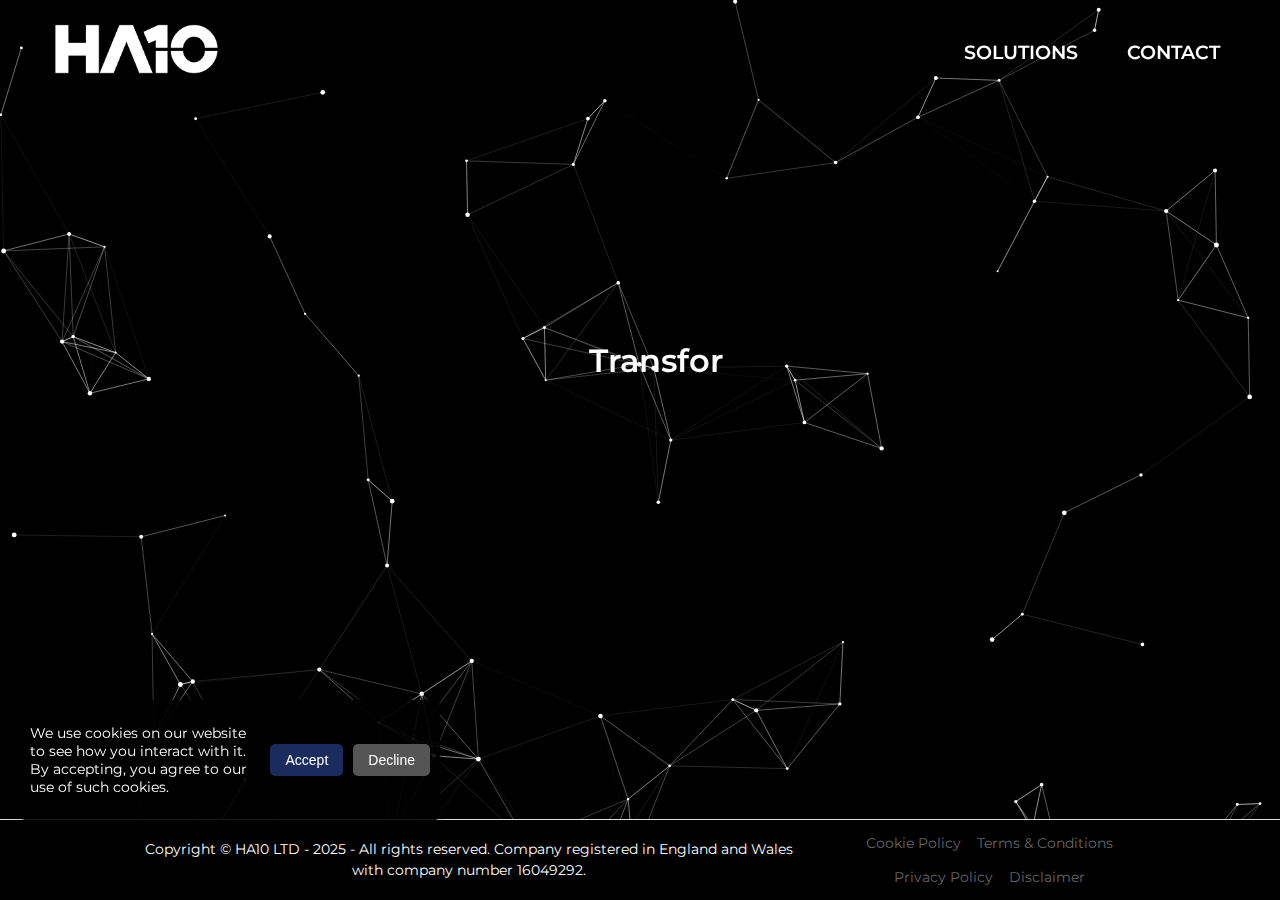
<file: index.html>
<!DOCTYPE html>
<html lang="en">
<head>
    <meta charset="UTF-8">
    <meta name="viewport" content="width=device-width, initial-scale=1.0">
    <title>HA10 | Data-driven property insights.</title>
    <link href="https://fonts.googleapis.com/css2?family=Montserrat:wght@400;600&display=swap" rel="stylesheet">
    <link rel="stylesheet" href="https://cdnjs.cloudflare.com/ajax/libs/font-awesome/6.4.2/css/all.min.css">
    <link rel="stylesheet" href="styles.css">
    <!-- Google tag (gtag.js) -->
    <script async src="https://www.googletagmanager.com/gtag/js?id=G-8HF65EDX3T"></script>
    <script>
      window.dataLayer = window.dataLayer || [];
      function gtag(){dataLayer.push(arguments);}
      gtag('js', new Date());
      gtag('config', 'G-8HF65EDX3T');
    </script>
</head>
<body>
    <!-- Navbar -->
    <nav class="navbar">
        <a class="navbar-brand" href="#">
            <img src="images/logo.png" alt="Company Logo" class="logo-img">
        </a>     
        <div class="hamburger">
            <i class="fas fa-bars"></i>
        </div>
        <div class="navbar-links">
            <a href="https://www.londonpropertylab.com" target="_blank" class="nav-link">Solutions</a>
            <a href="mailto:contact@londonpropertylab.com" class="nav-link">Contact</a>
        </div>
    </nav>

    <!-- Hero Section -->
    <section class="hero">
        <div class="hero-overlay"></div>
        <div class="hero-content">
            <h1>Transforming property decisions with powerful proptech tools and insights.</h1>
        </div>
    </section>

    <!-- Legal Section -->
    <section class="legal">
        <div class="legal-content">
            <p>Copyright © HA10 LTD - 2025 - All rights reserved. Company registered in England and Wales with company number 16049292.</p>
            <div class="legal-links">
                <a href="cookie-policy.html" target="_blank" rel="noopener noreferrer">Cookie Policy</a>
                <a href="terms.html" target="_blank" rel="noopener noreferrer">Terms & Conditions</a>
                <a href="privacy-policy.html" target="_blank" rel="noopener noreferrer">Privacy Policy</a>
                <a href="disclaimer.html" target="_blank" rel="noopener noreferrer">Disclaimer</a>
            </div>
        </div>
    </section>

    <!-- Cookie Popup -->
    <div id="cookie-popup" class="cookie-popup">
        <p>We use cookies on our website to see how you interact with it. By accepting, you agree to our use of such cookies.</p>
        <div class="cookie-buttons">
            <button id="accept-cookies">Accept</button>
            <button id="decline-cookies">Decline</button>
        </div>
    </div>

    <!-- Link to external JavaScript file -->
    <script src="script.js"></script>
</body>
</html>
</file>
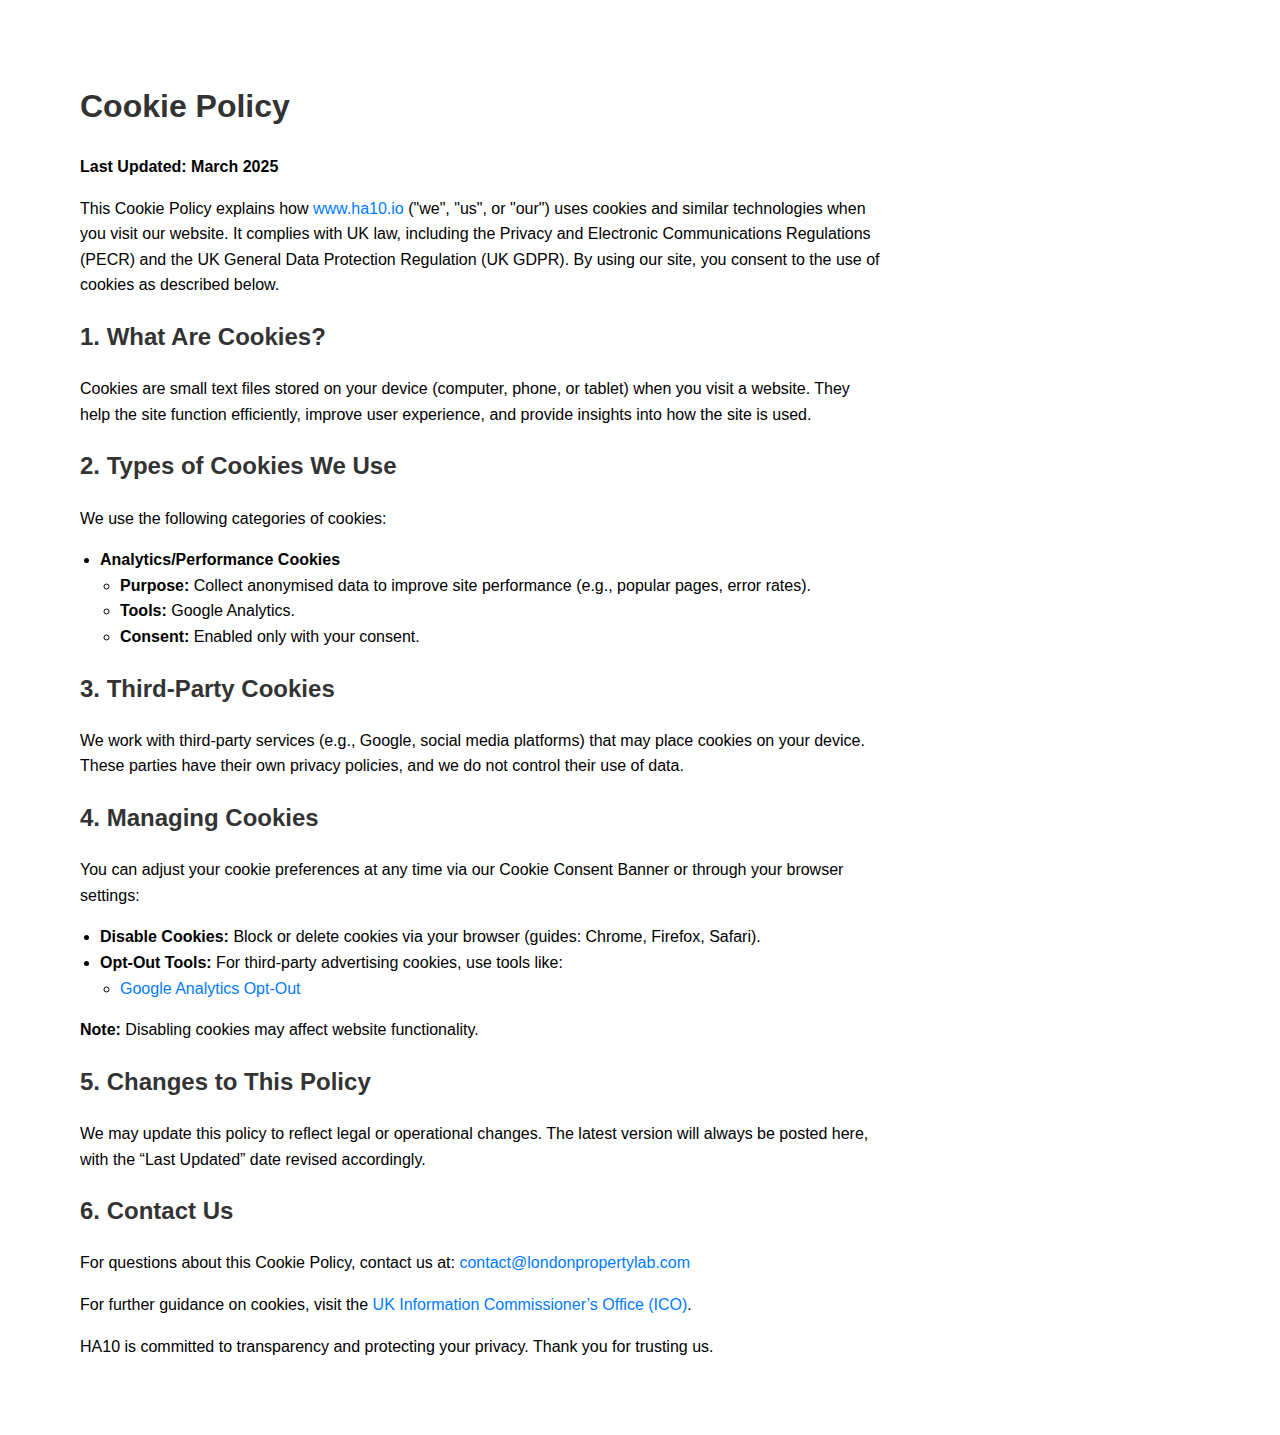
<file: cookie-policy.html>
<!DOCTYPE html>
<html lang="en">
<head>
    <meta charset="UTF-8">
    <meta name="viewport" content="width=device-width, initial-scale=1.0">
    <link rel="icon" href="images/favicon-96x96.png" type="image/png">
    <title>Cookie Policy | London Property Lab</title>
    <style>
        body {
            font-family: 'Lato', sans-serif;
            margin: 40px;
            padding: 20px;
            line-height: 1.6;
        }
        
        .container {
            max-width: 800px;
            margin: 0; /* Remove auto margins */
            padding: 0 20px; /* Add some padding instead */
        }
        
        h1, h2 {
            color: #333;
        }
        
        ul {
            margin-left: 20px;
            padding-left: 0;
            list-style-position: outside;
        }
        
        a {
            color: #007BFF;
            text-decoration: none;
        }

        a:hover {
            text-decoration: underline;
        }
    </style>
</head>
<body>
    <div class="container">
        <h1>Cookie Policy</h1>
        <p><strong>Last Updated: March 2025</strong></p>
        <p>This Cookie Policy explains how <a href="https://www.ha10.io">www.ha10.io</a> ("we", "us", or "our") uses cookies and similar technologies when you visit our website. It complies with UK law, including the Privacy and Electronic Communications Regulations (PECR) and the UK General Data Protection Regulation (UK GDPR). By using our site, you consent to the use of cookies as described below.</p>

        <h2>1. What Are Cookies?</h2>
        <p>Cookies are small text files stored on your device (computer, phone, or tablet) when you visit a website. They help the site function efficiently, improve user experience, and provide insights into how the site is used.</p>

        <h2>2. Types of Cookies We Use</h2>
        <p>We use the following categories of cookies:</p>
        <ul>
            <li><strong>Analytics/Performance Cookies</strong>
                <ul>
                    <li><strong>Purpose:</strong> Collect anonymised data to improve site performance (e.g., popular pages, error rates).</li>
                    <li><strong>Tools:</strong> Google Analytics.</li>
                    <li><strong>Consent:</strong> Enabled only with your consent.</li>
                </ul>
            </li>
        </ul>

        <h2>3. Third-Party Cookies</h2>
        <p>We work with third-party services (e.g., Google, social media platforms) that may place cookies on your device. These parties have their own privacy policies, and we do not control their use of data.</p>

        <h2>4. Managing Cookies</h2>
        <p>You can adjust your cookie preferences at any time via our Cookie Consent Banner or through your browser settings:</p>
        <ul>
            <li><strong>Disable Cookies:</strong> Block or delete cookies via your browser (guides: Chrome, Firefox, Safari).</li>
            <li><strong>Opt-Out Tools:</strong> For third-party advertising cookies, use tools like:
                <ul>
                    <li><a href="https://tools.google.com/dlpage/gaoptout">Google Analytics Opt-Out</a></li>
                </ul>
            </li>
        </ul>
        <p><strong>Note:</strong> Disabling cookies may affect website functionality.</p>

        <h2>5. Changes to This Policy</h2>
        <p>We may update this policy to reflect legal or operational changes. The latest version will always be posted here, with the “Last Updated” date revised accordingly.</p>

        <h2>6. Contact Us</h2>
        <p>For questions about this Cookie Policy, contact us at: <a href="mailto:contact@londonpropertylab.com">contact@londonpropertylab.com</a></p>
        <p>For further guidance on cookies, visit the <a href="https://ico.org.uk/">UK Information Commissioner’s Office (ICO)</a>.</p>

        <p>HA10 is committed to transparency and protecting your privacy. Thank you for trusting us.</p>
    </div>
</body>
</html>
</file>
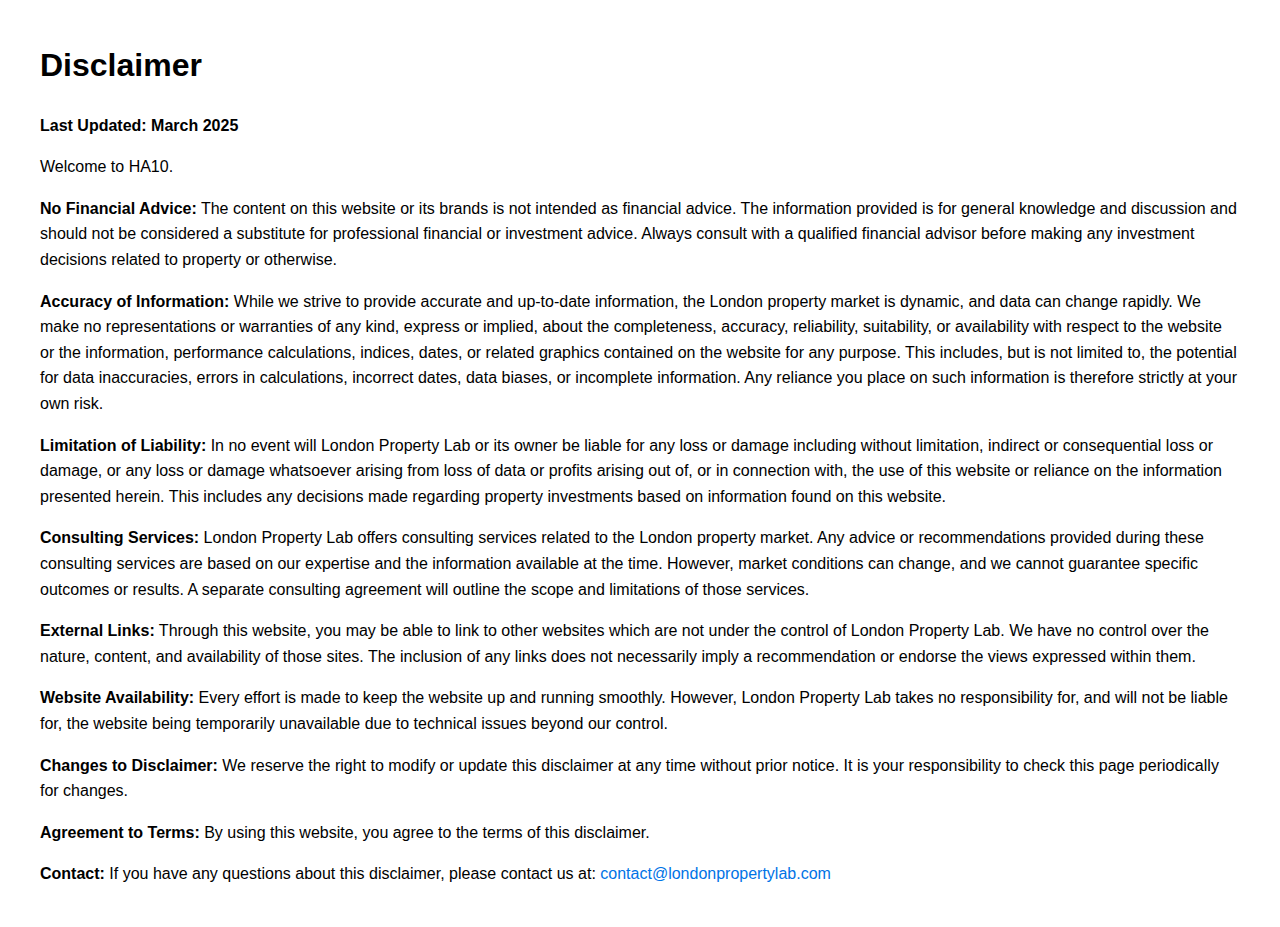
<file: disclaimer.html>
<!DOCTYPE html>
<html lang="en">
<head>
    <meta charset="UTF-8">
    <meta name="viewport" content="width=device-width, initial-scale=1.0">
    <link rel="icon" href="images/favicon-96x96.png" type="image/png"> 
    <title>Disclaimer - London Property Lab</title>
    <style>
        body {
            font-family: 'Lato', sans-serif;
            margin: 40px;
            line-height: 1.6;
        }
        h1, h2 {
            text-align: left;
        }
        p {
            margin-bottom: 15px;
        }
        a {
            color: #0073e6;
            text-decoration: none;
        }
        a:hover {
            text-decoration: underline;
        }
    </style>
</head>
<body>

     
    <h1>Disclaimer</h1>
    <p><strong>Last Updated: March 2025</strong></p>
    
    <p>Welcome to HA10. </p>
    
    <p><strong>No Financial Advice:</strong> The content on this website or its brands is not intended as financial advice.  The information provided is for general knowledge and discussion and should not be considered a substitute for professional financial or investment advice. Always consult with a qualified financial advisor before making any investment decisions related to property or otherwise.</p>
    
    <p><strong>Accuracy of Information:</strong> While we strive to provide accurate and up-to-date information, the London property market is dynamic, and data can change rapidly. We make no representations or warranties of any kind, express or implied, about the completeness, accuracy, reliability, suitability, or availability with respect to the website or the information, performance calculations, indices, dates, or related graphics contained on the website for any purpose. This includes, but is not limited to, the potential for data inaccuracies, errors in calculations, incorrect dates, data biases, or incomplete information. Any reliance you place on such information is therefore strictly at your own risk.</p>
    
    <p><strong>Limitation of Liability:</strong> In no event will London Property Lab or its owner be liable for any loss or damage including without limitation, indirect or consequential loss or damage, or any loss or damage whatsoever arising from loss of data or profits arising out of, or in connection with, the use of this website or reliance on the information presented herein. This includes any decisions made regarding property investments based on information found on this website.</p>
    
    <p><strong>Consulting Services:</strong>  London Property Lab offers consulting services related to the London property market.  Any advice or recommendations provided during these consulting services are based on our expertise and the information available at the time.  However, market conditions can change, and we cannot guarantee specific outcomes or results. A separate consulting agreement will outline the scope and limitations of those services.</p>
    
    <p><strong>External Links:</strong> Through this website, you may be able to link to other websites which are not under the control of London Property Lab. We have no control over the nature, content, and availability of those sites. The inclusion of any links does not necessarily imply a recommendation or endorse the views expressed within them.</p>
    
    <p><strong>Website Availability:</strong> Every effort is made to keep the website up and running smoothly. However, London Property Lab takes no responsibility for, and will not be liable for, the website being temporarily unavailable due to technical issues beyond our control.</p>
    
    <p><strong>Changes to Disclaimer:</strong> We reserve the right to modify or update this disclaimer at any time without prior notice. It is your responsibility to check this page periodically for changes.</p>
    
    <p><strong>Agreement to Terms:</strong> By using this website, you agree to the terms of this disclaimer.</p>
    
    <p><strong>Contact:</strong> If you have any questions about this disclaimer, please contact us at: <a href="mailto: contact@londonpropertylab.com">contact@londonpropertylab.com</a></p>
    
</body>
</html>
</file>
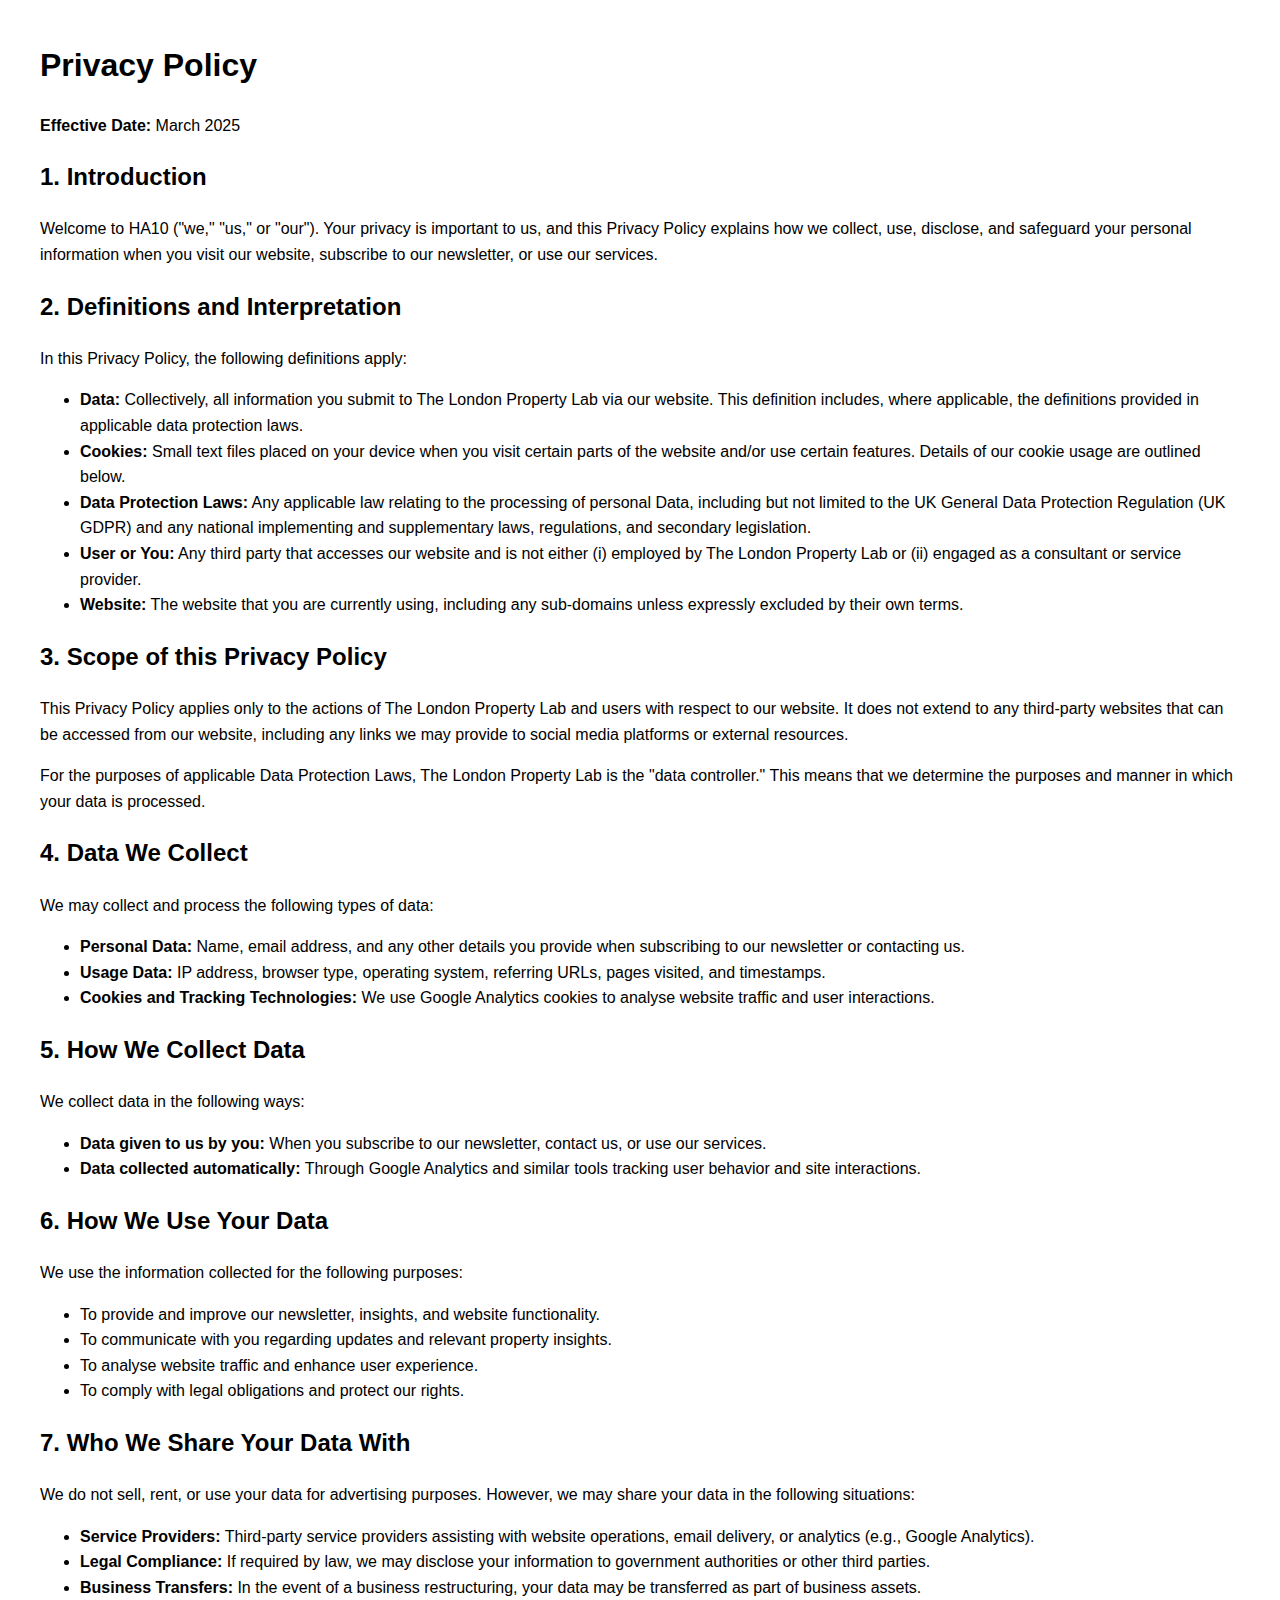
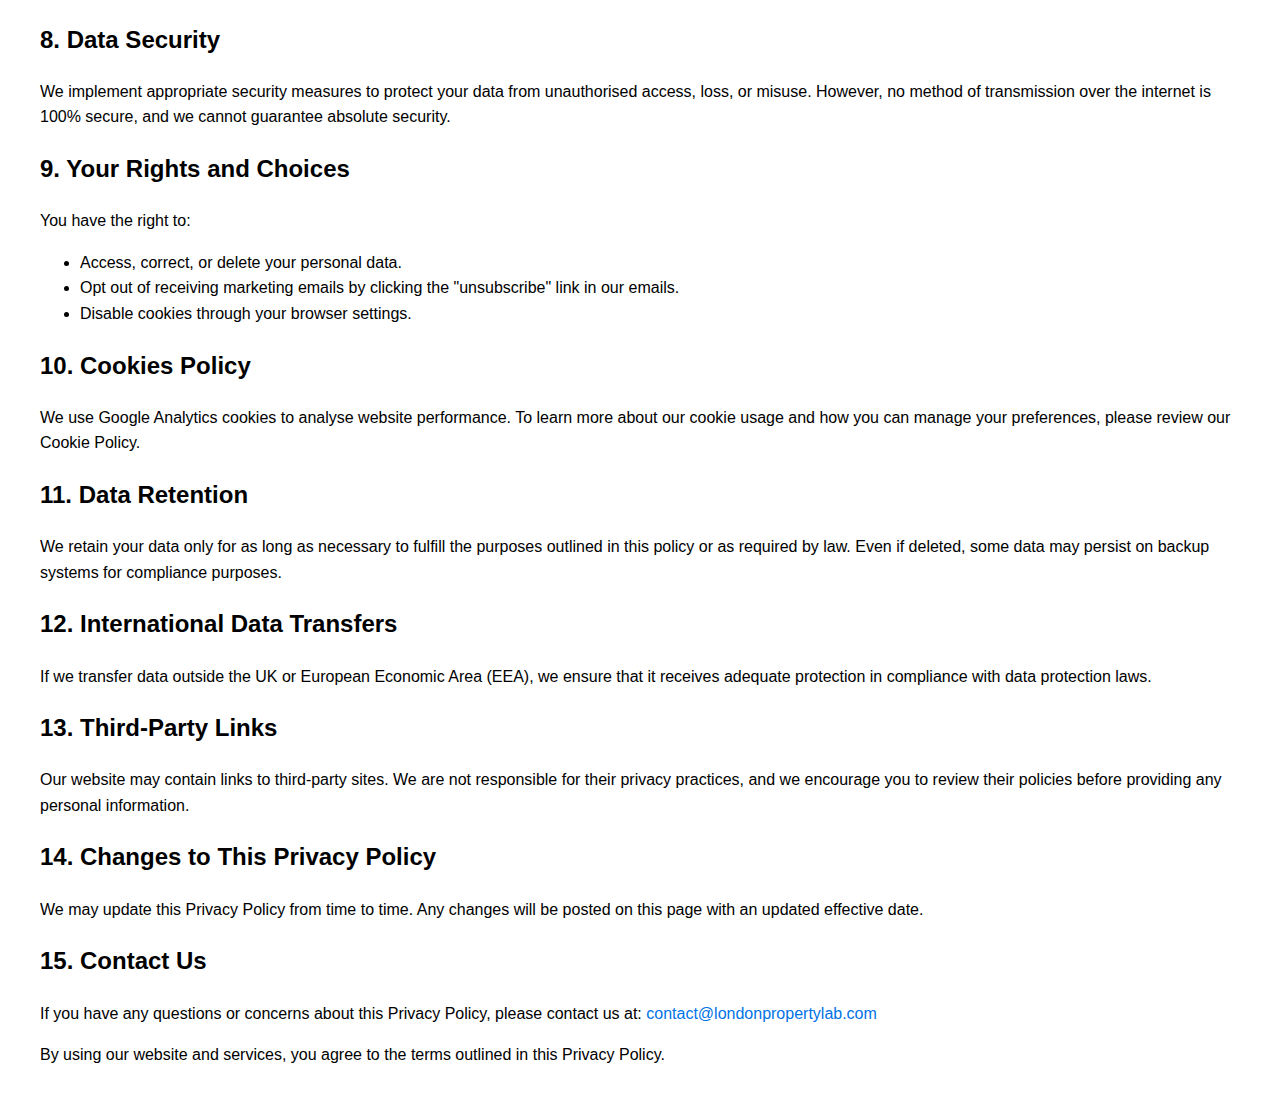
<file: privacy-policy.html>
<!DOCTYPE html>
<html lang="en">
<head>
    <meta charset="UTF-8">
    <meta name="viewport" content="width=device-width, initial-scale=1.0">
    <link rel="icon" href="images/favicon-96x96.png" type="image/png"> 
    <title>Privacy Policy - London Property Lab</title>
    <style>
        body {
            font-family: 'Lato', sans-serif;
            margin: 40px;
            line-height: 1.6;
        }
        h1, h2 {
            text-align: left;
        }
        p {
            margin-bottom: 15px;
        }
        a {
            color: #0073e6;
            text-decoration: none;
        }
        a:hover {
            text-decoration: underline;
        }
    </style>
</head>
<body>


    <!DOCTYPE html>
<html lang="en">
<head>
    <meta charset="UTF-8">
    <meta name="viewport" content="width=device-width, initial-scale=1.0">
    <title>Privacy Policy - HA10</title>
</head>
<body>

    <h1>Privacy Policy</h1>
    <p><strong>Effective Date:</strong> March 2025</p>

    <h2>1. Introduction</h2>
    <p>Welcome to HA10 ("we," "us," or "our"). Your privacy is important to us, and this Privacy Policy explains how we collect, use, disclose, and safeguard your personal information when you visit our website, subscribe to our newsletter, or use our services.</p>

    <h2>2. Definitions and Interpretation</h2>
    <p>In this Privacy Policy, the following definitions apply:</p>
    <ul>
        <li><strong>Data:</strong> Collectively, all information you submit to The London Property Lab via our website. This definition includes, where applicable, the definitions provided in applicable data protection laws.</li>
        <li><strong>Cookies:</strong> Small text files placed on your device when you visit certain parts of the website and/or use certain features. Details of our cookie usage are outlined below.</li>
        <li><strong>Data Protection Laws:</strong> Any applicable law relating to the processing of personal Data, including but not limited to the UK General Data Protection Regulation (UK GDPR) and any national implementing and supplementary laws, regulations, and secondary legislation.</li>
        <li><strong>User or You:</strong> Any third party that accesses our website and is not either (i) employed by The London Property Lab or (ii) engaged as a consultant or service provider.</li>
        <li><strong>Website:</strong> The website that you are currently using, including any sub-domains unless expressly excluded by their own terms.</li>
    </ul>

    <h2>3. Scope of this Privacy Policy</h2>
    <p>This Privacy Policy applies only to the actions of The London Property Lab and users with respect to our website. It does not extend to any third-party websites that can be accessed from our website, including any links we may provide to social media platforms or external resources.</p>
    <p>For the purposes of applicable Data Protection Laws, The London Property Lab is the "data controller." This means that we determine the purposes and manner in which your data is processed.</p>

    <h2>4. Data We Collect</h2>
    <p>We may collect and process the following types of data:</p>
    <ul>
        <li><strong>Personal Data:</strong> Name, email address, and any other details you provide when subscribing to our newsletter or contacting us.</li>
        <li><strong>Usage Data:</strong> IP address, browser type, operating system, referring URLs, pages visited, and timestamps.</li>
        <li><strong>Cookies and Tracking Technologies:</strong> We use Google Analytics cookies to analyse website traffic and user interactions.</li>
    </ul>

    <h2>5. How We Collect Data</h2>
    <p>We collect data in the following ways:</p>
    <ul>
        <li><strong>Data given to us by you:</strong> When you subscribe to our newsletter, contact us, or use our services.</li>
        <li><strong>Data collected automatically:</strong> Through Google Analytics and similar tools tracking user behavior and site interactions.</li>
    </ul>

    <h2>6. How We Use Your Data</h2>
    <p>We use the information collected for the following purposes:</p>
    <ul>
        <li>To provide and improve our newsletter, insights, and website functionality.</li>
        <li>To communicate with you regarding updates and relevant property insights.</li>
        <li>To analyse website traffic and enhance user experience.</li>
        <li>To comply with legal obligations and protect our rights.</li>
    </ul>

    <h2>7. Who We Share Your Data With</h2>
    <p>We do not sell, rent, or use your data for advertising purposes. However, we may share your data in the following situations:</p>
    <ul>
        <li><strong>Service Providers:</strong> Third-party service providers assisting with website operations, email delivery, or analytics (e.g., Google Analytics).</li>
        <li><strong>Legal Compliance:</strong> If required by law, we may disclose your information to government authorities or other third parties.</li>
        <li><strong>Business Transfers:</strong> In the event of a business restructuring, your data may be transferred as part of business assets.</li>
    </ul>

    <h2>8. Data Security</h2>
    <p>We implement appropriate security measures to protect your data from unauthorised access, loss, or misuse. However, no method of transmission over the internet is 100% secure, and we cannot guarantee absolute security.</p>

    <h2>9. Your Rights and Choices</h2>
    <p>You have the right to:</p>
    <ul>
        <li>Access, correct, or delete your personal data.</li>
        <li>Opt out of receiving marketing emails by clicking the "unsubscribe" link in our emails.</li>
        <li>Disable cookies through your browser settings.</li>
    </ul>

    <h2>10. Cookies Policy</h2>
    <p>We use Google Analytics cookies to analyse website performance. To learn more about our cookie usage and how you can manage your preferences, please review our Cookie Policy.</p>

    <h2>11. Data Retention</h2>
    <p>We retain your data only for as long as necessary to fulfill the purposes outlined in this policy or as required by law. Even if deleted, some data may persist on backup systems for compliance purposes.</p>

    <h2>12. International Data Transfers</h2>
    <p>If we transfer data outside the UK or European Economic Area (EEA), we ensure that it receives adequate protection in compliance with data protection laws.</p>

    <h2>13. Third-Party Links</h2>
    <p>Our website may contain links to third-party sites. We are not responsible for their privacy practices, and we encourage you to review their policies before providing any personal information.</p>

    <h2>14. Changes to This Privacy Policy</h2>
    <p>We may update this Privacy Policy from time to time. Any changes will be posted on this page with an updated effective date.</p>

    <h2>15. Contact Us</h2>
    <p>If you have any questions or concerns about this Privacy Policy, please contact us at: <a href="mailto: contact@londonpropertylab.com">contact@londonpropertylab.com</a></p>

    <p>By using our website and services, you agree to the terms outlined in this Privacy Policy.</p>

</body>
</html>
</file>
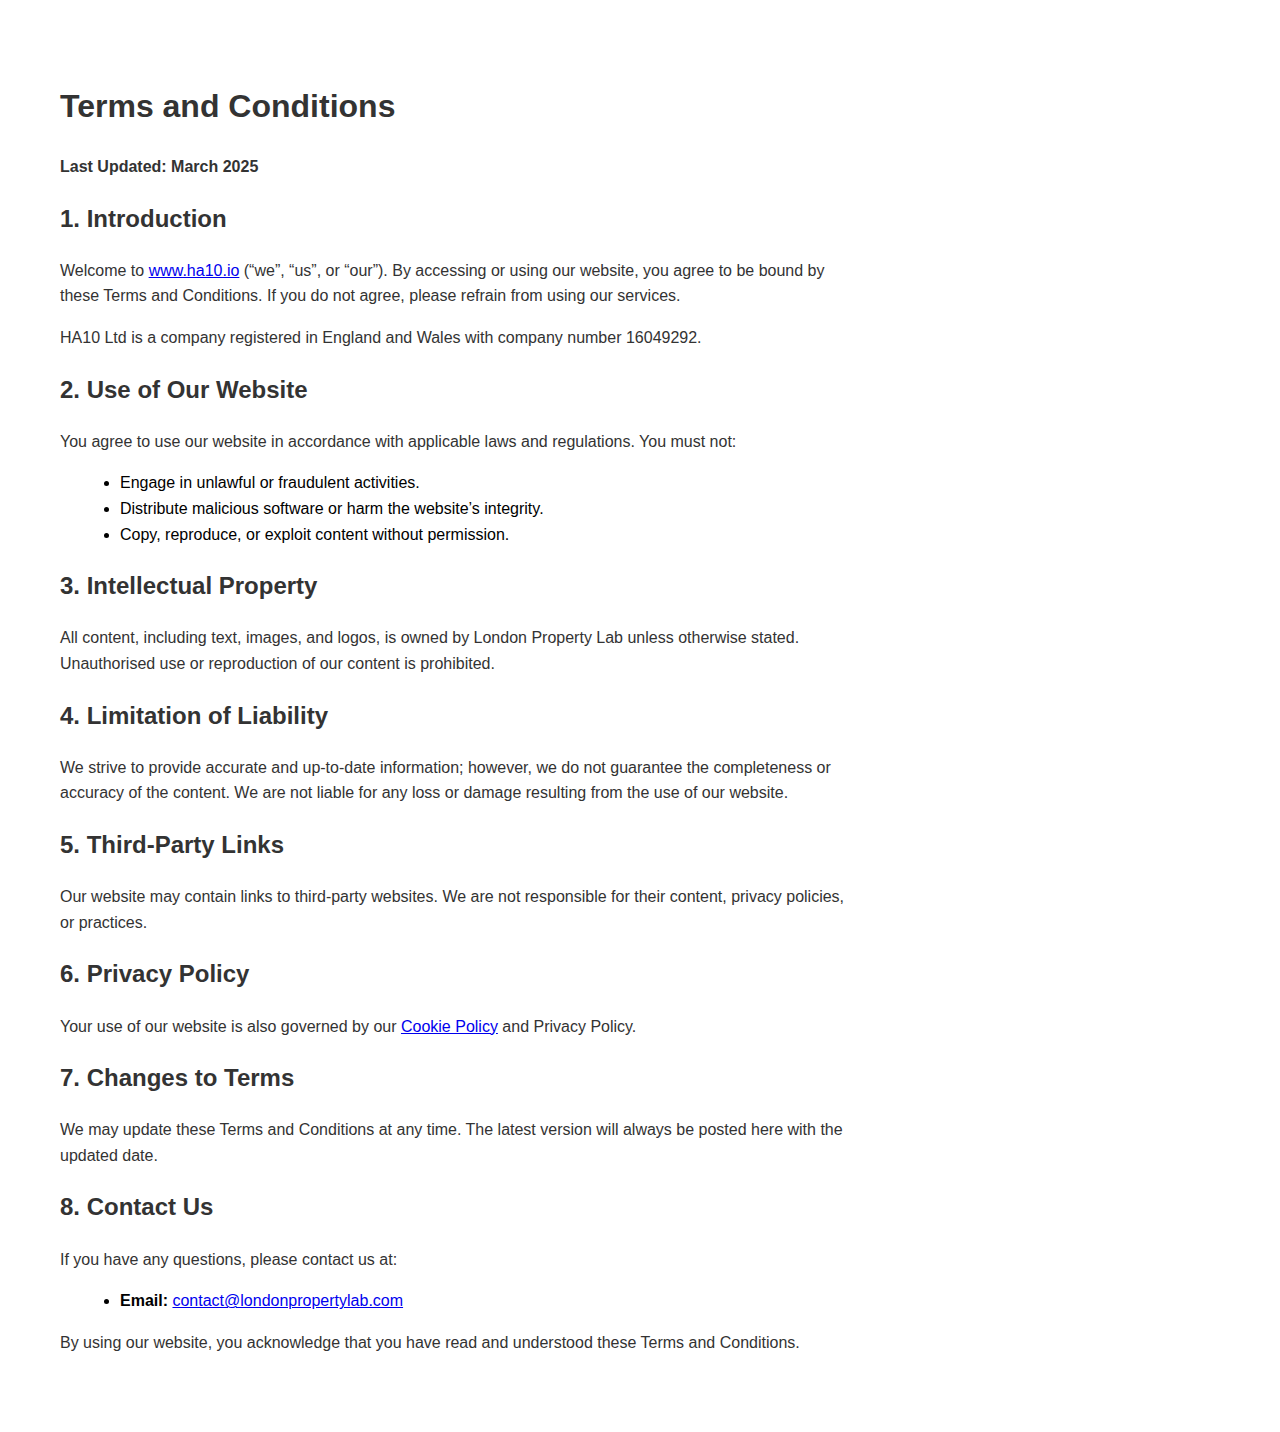
<file: terms.html>
<!DOCTYPE html>
<html lang="en">
<head>
    <meta charset="UTF-8">
    <meta name="viewport" content="width=device-width, initial-scale=1.0">
    <link rel="icon" href="images/favicon-96x96.png" type="image/png"> 
    <title>Terms and Conditions | HA10</title>
    <style>
        body {
            font-family: Arial, sans-serif;
            margin: 40px;
            padding: 20px;
            line-height: 1.6;
            text-align: left;
        }
        h1, h2, p {
            color: #333;
            text-align: left;
        }
        ul {
            margin-left: 20px;
        }
        .container {
            max-width: 800px;
            margin: 0;
        }
    </style>
</head>
<body>
    <div class="container">
        <h1>Terms and Conditions</h1>
        <p><strong>Last Updated: March 2025</strong></p>
        
        <h2>1. Introduction</h2>
        <p>Welcome to <a href="https://www.ha10.io">www.ha10.io</a> (“we”, “us”, or “our”). By accessing or using our website, you agree to be bound by these Terms and Conditions. If you do not agree, please refrain from using our services.</p>
        <p>HA10 Ltd is a company registered in England and Wales with company number 16049292.</p>
        
        <h2>2. Use of Our Website</h2>
        <p>You agree to use our website in accordance with applicable laws and regulations. You must not:</p>
        <ul>
            <li>Engage in unlawful or fraudulent activities.</li>
            <li>Distribute malicious software or harm the website’s integrity.</li>
            <li>Copy, reproduce, or exploit content without permission.</li>
        </ul>
        
        <h2>3. Intellectual Property</h2>
        <p>All content, including text, images, and logos, is owned by London Property Lab unless otherwise stated. Unauthorised use or reproduction of our content is prohibited.</p>
        
        <h2>4. Limitation of Liability</h2>
        <p>We strive to provide accurate and up-to-date information; however, we do not guarantee the completeness or accuracy of the content. We are not liable for any loss or damage resulting from the use of our website.</p>
        
        <h2>5. Third-Party Links</h2>
        <p>Our website may contain links to third-party websites. We are not responsible for their content, privacy policies, or practices.</p>
        
        <h2>6. Privacy Policy</h2>
        <p>Your use of our website is also governed by our <a href="cookie-policy.html">Cookie Policy</a> and Privacy Policy.</p>
        
        <h2>7. Changes to Terms</h2>
        <p>We may update these Terms and Conditions at any time. The latest version will always be posted here with the updated date.</p>
        
        <h2>8. Contact Us</h2>
        <p>If you have any questions, please contact us at:</p>
        <ul>
            <li><strong>Email:</strong> <a href="mailto:contact@londonpropertylab.com">contact@londonpropertylab.com</a></li>
        </ul>
        
        <p>By using our website, you acknowledge that you have read and understood these Terms and Conditions.</p>
    </div>
</body>
</html>
</file>
<file: styles.css>
/* Define CSS Variable for Font */
:root {
  --custom-font: "Montserrat", Arial, sans-serif;
  --dark-blue: #1a2b5e; /* Define dark-blue since it was used but undefined */
}

/* Mobile-First Base Styles */
body {
  font-family: var(--custom-font);
  background-color: #000;
  color: white;
  margin: 0;
  overflow-x: hidden; /* Prevent horizontal scrolling */
}

/* Navbar Styling */
.navbar {
  display: flex;
  justify-content: space-between;
  align-items: center;
  padding: 1rem;
  background-color: transparent;
  position: relative;
}

.navbar-brand .logo-img {
  height: 60px; /* Smaller default for mobile */
  width: auto;
}

.hamburger {
  display: none; /* Hidden by default, shown on mobile */
  font-size: 1.5rem;
  cursor: pointer;
}

.navbar-links {
  display: flex;
  gap: 15px;
}

.navbar-links .nav-link {
  color: white;
  font-size: 1rem;
  font-weight: 600;
  padding: 8px 12px;
  text-decoration: none;
  text-transform: uppercase;
  transition: all 0.3s ease;
}

.navbar-links .nav-link:hover {
  color: #3d3d3d;
  background-color: rgba(255, 255, 255, 0.1);
  border-radius: 5px;
}

/* Section Styling */
section {
  padding: 50px 15px; /* Reduced padding for mobile */
  text-align: center;
  position: relative;
  z-index: 2;
}

/* Hero Section */
.hero {
  position: relative;
  width: 100%;
  min-height: 50vh; /* Reduced height for mobile */
  display: flex;
  align-items: center;
  justify-content: center; /* Centered for mobile */
  text-align: center;
  color: white;
  overflow: hidden;
  padding: 2rem 1rem;
}

.hero-overlay {
  position: absolute;
  top: 0;
  left: 0;
  width: 100%;
  height: 100%;
  background: rgba(0, 0, 0, 0);
  z-index: 1;
}

.hero-content {
  position: relative;
  z-index: 2;
  max-width: 90%; /* Prevent overflow on small screens */
}

.hero-content h1 {
  font-size: 1.5rem; /* Smaller default for mobile */
  font-weight: 600;
  margin: 0;
  line-height: 1.4;
}

.blinking-dot {
  display: inline-block;
  animation: blink 1s infinite;
}

@keyframes blink {
  50% {
    opacity: 0;
  }
}

/* Legal Section */
.legal {
  position: fixed;
  bottom: 0;
  left: 0;
  width: 100%;
  background-color: #000;
  text-align: center;
  border-top: 1px solid #e0e0e0;
  padding: 10px;
  z-index: 10;
}

.legal-content {
  max-width: 100%;
  margin: 0 auto;
  display: flex;
  flex-direction: column; /* Stack on mobile */
  align-items: center;
  gap: 1rem;
}

.legal-content p {
  margin: 0;
  font-size: 0.75rem;
  color: #ffffff;
  line-height: 1.5;
}

.legal-links {
  display: flex;
  flex-wrap: wrap; /* Allow wrapping on very small screens */
  justify-content: center;
  gap: 0.5rem;
}

.legal-links a {
  font-size: 0.75rem;
  color: #666;
  text-decoration: none;
  padding: 0.25rem;
  transition: color 0.2s ease;
}

.legal-links a:hover {
  color: #333;
}

/* Cookie Popup */
.cookie-popup {
  position: fixed;
  bottom: 60px;
  left: 10px;
  right: 10px;
  background: rgba(0, 0, 0, 0.9);
  color: white;
  padding: 10px;
  border-radius: 5px;
  display: flex;
  flex-direction: column;
  align-items: center;
  gap: 10px;
  max-width: 90%;
  z-index: 9999;
  font-size: 12px;
  box-shadow: 0px 0px 10px rgba(0, 0, 0, 0.5);
}

.cookie-buttons {
  display: flex;
  gap: 10px;
}

.cookie-popup button {
  border: none;
  color: white;
  padding: 6px 12px;
  cursor: pointer;
  border-radius: 5px;
  font-size: 12px;
}

#accept-cookies {
  background: var(--dark-blue);
}

#accept-cookies:hover {
  background: #8d8d8d;
}

#decline-cookies {
  background: #555;
}

#decline-cookies:hover {
  background: #777;
}

/* Canvas Styling */
canvas {
  position: absolute;
  top: 0;
  left: 0;
  z-index: -1;
}

/* Media Queries for Mobile */
@media (max-width: 768px) {
  .hamburger {
    display: block; /* Show hamburger on mobile */
  }

  .navbar-links {
    display: none; /* Hidden by default on mobile */
    flex-direction: column;
    position: absolute;
    top: 100%;
    left: 0;
    right: 0
    background-color: transparent;
    padding: 1rem;
    z-index: 10;
  }

  .navbar-links.active {
    display: flex; /* Show when toggled */
  }

  .navbar-brand .logo-img {
    height: 40px; /* Smaller default for mobile */
    width: auto;
  }

  .navbar-links .nav-link {
    font-size: 1.1rem;
    padding: 10px;
  }

  .hero-content h1 {
    font-size: 1.8rem; /* Even smaller for very small screens */
  }

  .legal-content {
    padding: 0 10px;
  }
}

.cookie-popup {
  bottom: 120px;
}

/* Media Queries for Desktop */
@media (min-width: 769px) {
  .navbar {
    padding: 20px 3rem;
  }

  .navbar-links {
    gap: 25px;
  }

  .navbar-links .nav-link {
    font-size: 1.2rem;
  }

  .hero-content h1 {
    font-size: 2rem;
  }

  .legal-content {
    flex-direction: row;
    justify-content: space-between;
    max-width: 80%;
  }

  .legal-content p,
  .legal-links a {
    font-size: 0.875rem;
  }

  .cookie-popup {
    flex-direction: row;
    justify-content: space-between;
    width: 80%;
    max-width: 400px;
    bottom: 80px;
    left: 20px;
    font-size: 14px;
  }

  .cookie-popup button {
    padding: 8px 15px;
    font-size: 14px;
  }
}
</file>
